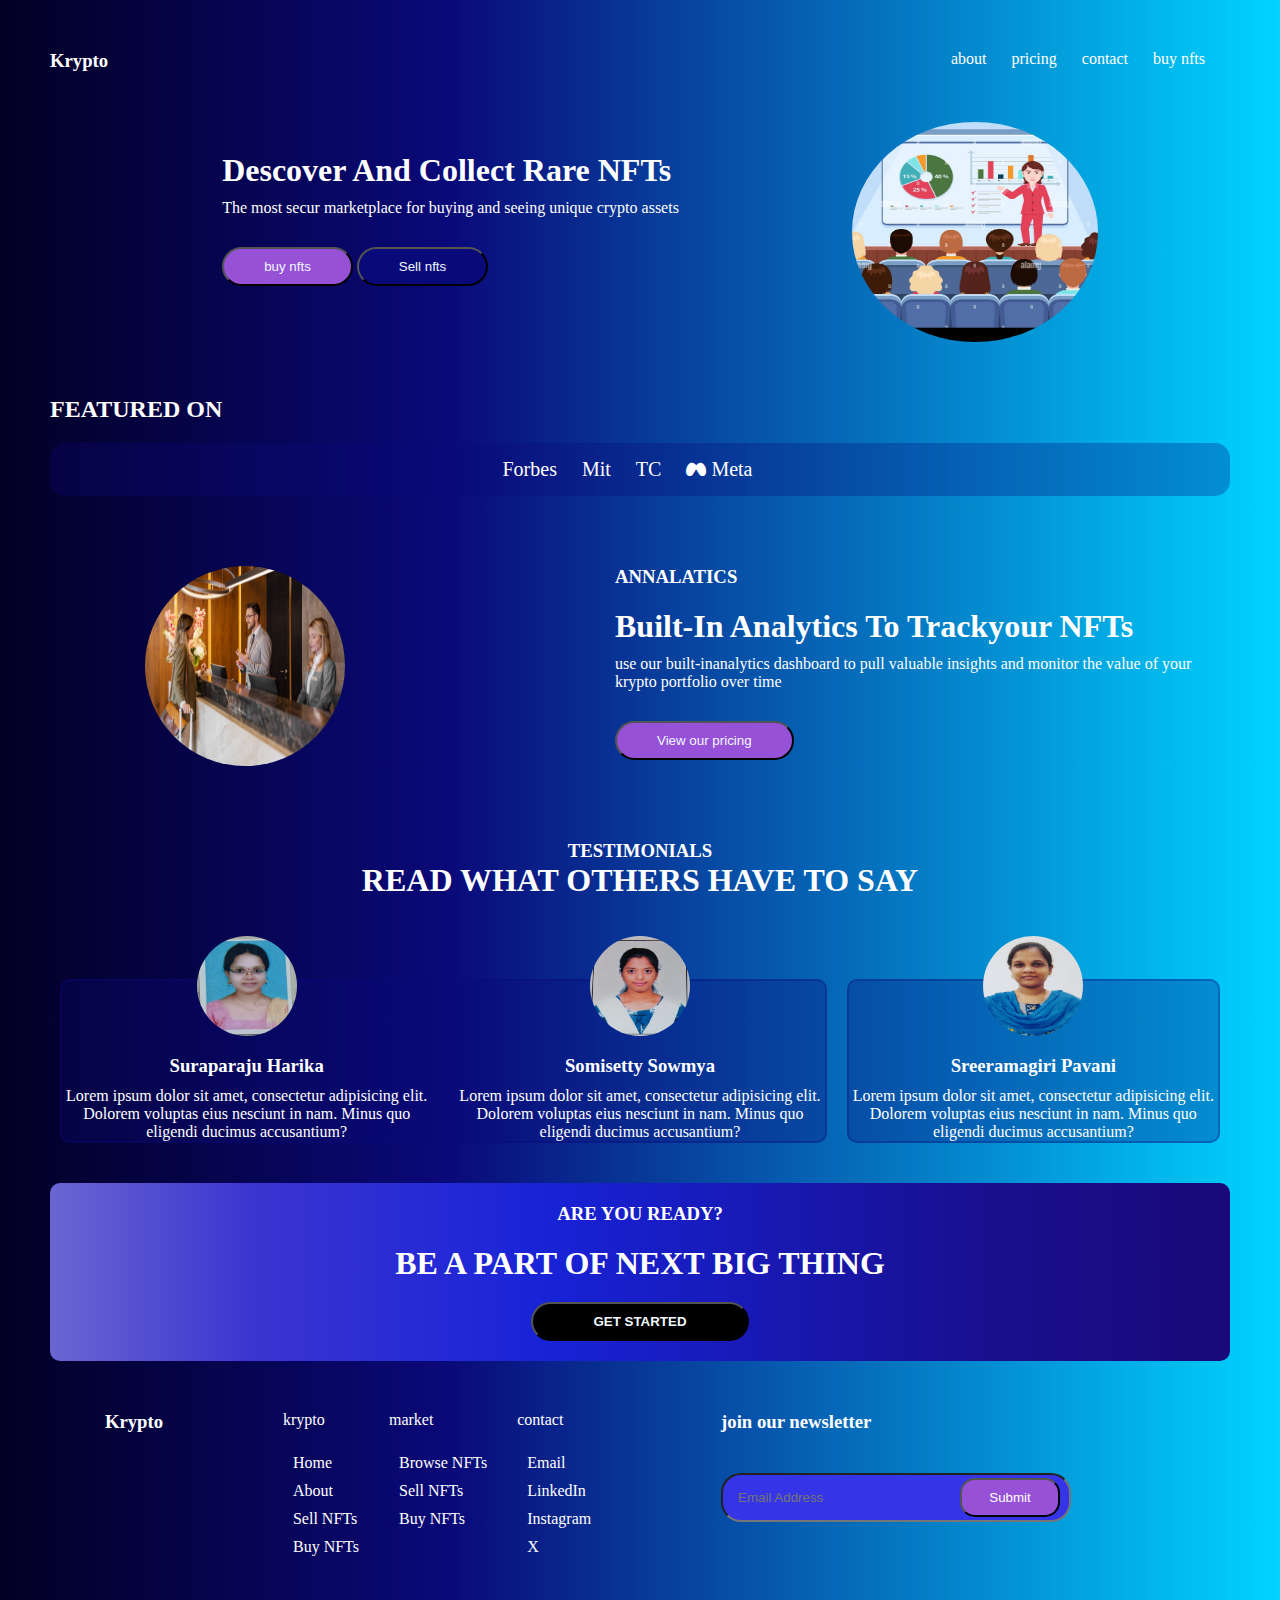
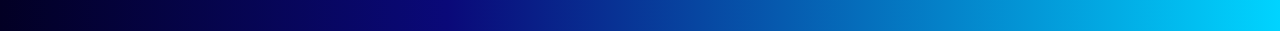
<file: krypto project/index.html>
<!DOCTYPE html>
<html lang="en">
<head>
    <meta charset="UTF-8">
    <meta name="viewport" content="width=device-width, initial-scale=1.0">
    <title>Krypto project</title>
    <!-- Bootstrap icon CDN -->
    <link rel="stylesheet" href="https://cdn.jsdelivr.net/npm/bootstrap-icons@1.11.3/font/bootstrap-icons.min.css">
    <!-- css link -->
    <link rel="stylesheet" href="style.css">
</head>
<body>
    <!-- nav bar section starts -->
    <div class="parent">
        <div class="child1">
            <h3>Krypto</h3>
        </div>
        <div class="child2">
            <ul>
                <li><a href="">about</a></li>
                <li><a href="">pricing</a></li>
                <li><a href="">contact</a></li>
                <li><a href="">buy nfts</a></li>
            </ul>
        </div>
    </div>
    <!-- nav bar section ends -->

    <!-- section starts -->
    <div class="card">
        <div class="card-body">
            <h1>Descover and collect rare NFTs</h1>
            <p>The most secur marketplace for buying and seeing unique crypto assets</p>
            <button class="btn">buy nfts</button>
            <button>Sell nfts</button>
        </div>
        <div class="image">
            <img src="assets/seminar.jpg" alt="">
        </div>
    </div>
    <!-- section ends -->

    <!-- feature section starts -->
    <div class="feature">
        <div class="feature-body">
            <h2>featured on</h2>
        </div>
        <div class="list-items">
            <ul>
                <li><a href="">Forbes</a></li>
                <li><a href="">Mit</a></li>
                <li><a href="">TC</a></li>
                <li><a href=""><i class="bi bi-meta"></i>&nbsp;Meta</a></li>
            </ul>
        </div>
    </div>
    <!-- feature section ends -->

    <!-- section2 starts -->
    <div class="card1">
        <div class="image">
            <img src="assets/reception.jpg" alt="" class="img1">
        </div>
        <div class="card-body1">
            <h3>Annalatics</h3>
            <h1>Built-In analytics to trackyour NFTs</h1>
            <p>use our built-inanalytics dashboard to pull valuable insights and monitor the value of your krypto portfolio over time</p>
            <button class="btn">View our pricing</button>
        </div>
    </div>
    <!-- section ends -->

    <!-- view section starts -->
    <div class="view-body">
        <h3>testimonials</h3>
        <h1>Read what others have to say</h1>
    </div>
    <div class="view-card-section">
        <div class="view-card view-card1">
            <img src="assets/Harika passport pic.jpg" alt="" class="view-img">
            <h3>suraparaju harika</h3>
            <p>Lorem ipsum dolor sit amet, consectetur adipisicing elit. Dolorem voluptas eius nesciunt in nam. Minus quo eligendi ducimus accusantium?</p>
        </div>
        <div class="view-card view-card2">
            <img src="assets/sowmya passport pic.jpg" alt="" class="view-img">
            <h3>somisetty sowmya</h3>
            <p>Lorem ipsum dolor sit amet, consectetur adipisicing elit. Dolorem voluptas eius nesciunt in nam. Minus quo eligendi ducimus accusantium?</p>
        </div>
        <div class="view-card view-card3">
            <img src="assets/Pavani passport pic.jpg" alt="" class="view-img">
            <h3>sreeramagiri pavani</h3>
            <p>Lorem ipsum dolor sit amet, consectetur adipisicing elit. Dolorem voluptas eius nesciunt in nam. Minus quo eligendi ducimus accusantium?</p>
        </div>
    </div>
    <!-- view section ends -->

    <!-- section 3 starts -->
    <div class="sec3">
        <h3>are you ready?</h3>
        <h1>be a part of next big thing</h1>
        <button>get started</button>
    </div>
    <!-- section 3 ends -->
    
    <!-- footer section starts -->
    <div class="navsection">
        <div class="nav1">
            <h3>Krypto</h3>
        </div>
        <div class="nav2">
            <ul>
                <li><a href="">krypto</a>
                    <ul class="nestedlist">
                        <li>Home</li>
                        <li>About</li>
                        <li>Sell NFTs</li>
                        <li>Buy NFTs</li>
                    </ul>
                </li>
                <li><a href="">market</a>
                    <ul class="nestedlist">
                        <li>Browse NFTs</li>
                        <li>Sell NFTs</li>
                        <li>Buy NFTs</li>
                    </ul>
                </li>
                <li><a href="">contact</a>
                    <ul class="nestedlist">
                        <li>Email</li>
                        <li>LinkedIn</li>
                        <li>Instagram</li>
                        <li>X</li>
                    </ul>
                </li>
            </ul>
        </div>
        <div class="nav3">
            <h3>join our newsletter</h3>
            <form action="">
                <input type="email" placeholder="Email Address"> 
                <input type="submit" placeholder="submit" class="submit">
            </form>
        </div>
    </div>
    <!-- footer section ends -->
</body>
</html>
</file>
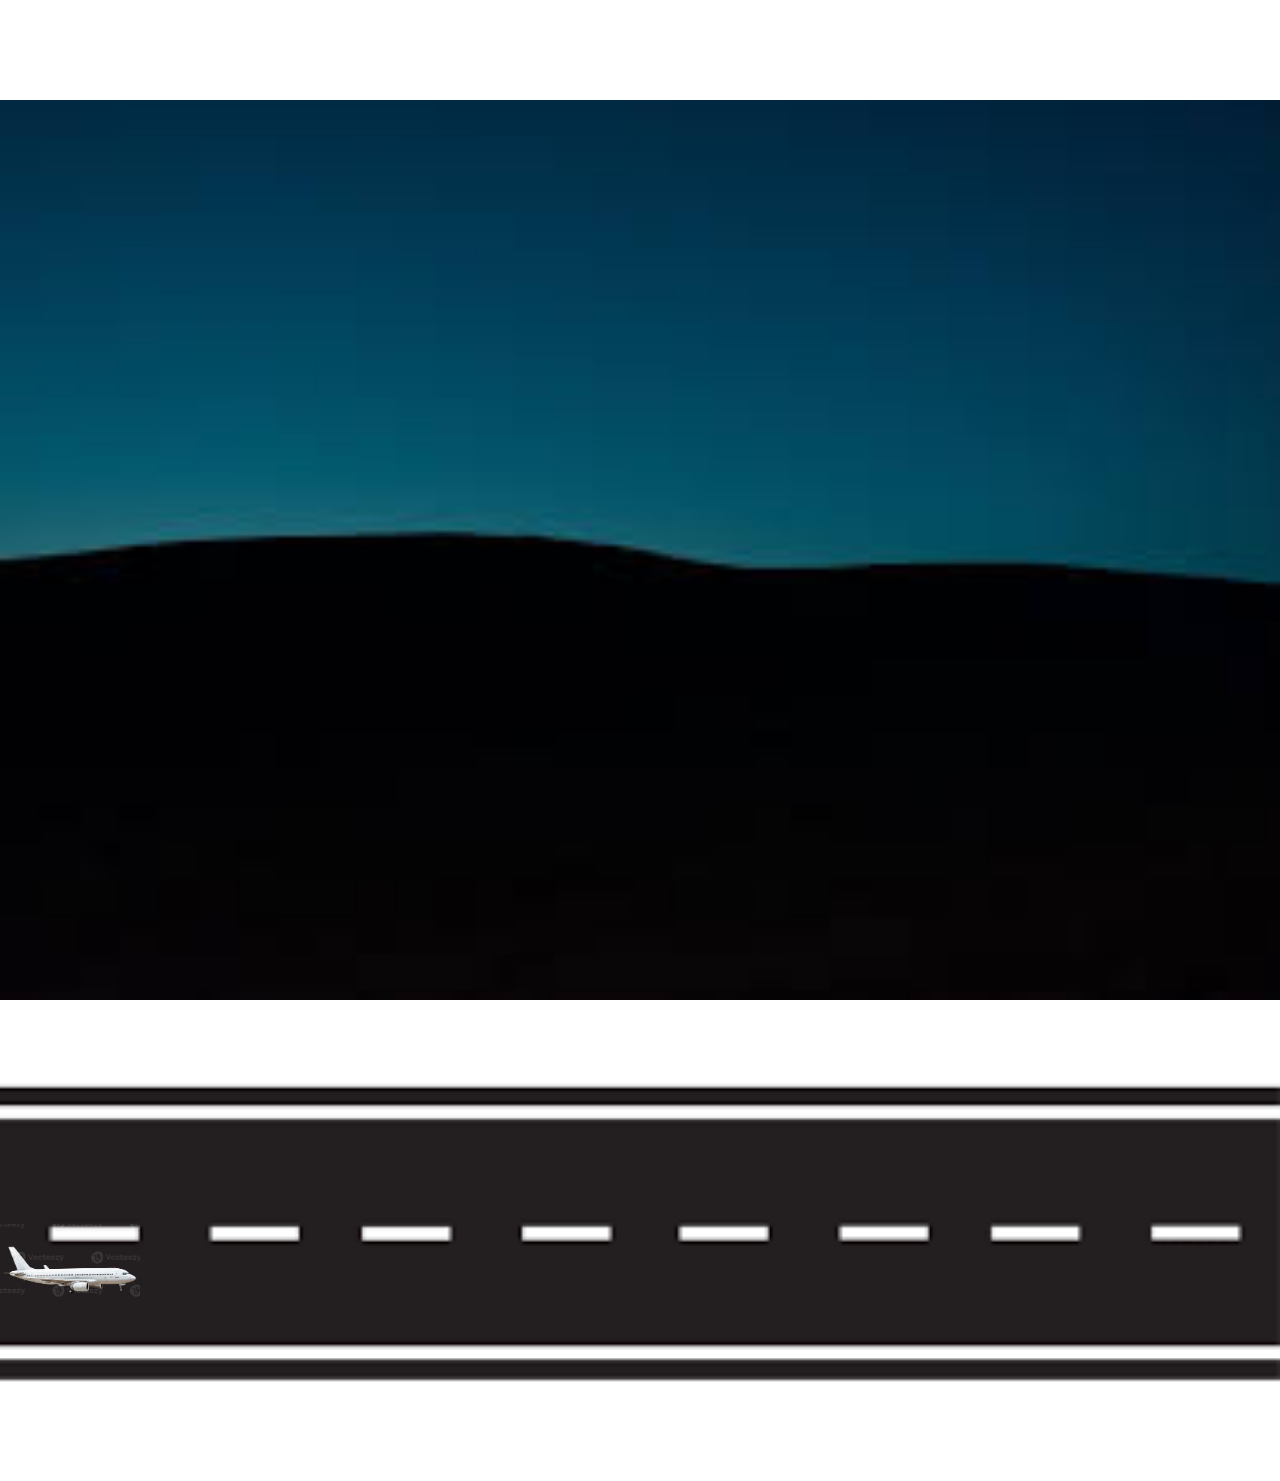
<file: animationexample.html>
<!DOCTYPE html>
<html lang="en">
<head>
    <meta charset="UTF-8">
    <meta name="viewport" content="width=device-width, initial-scale=1.0">
    <title>AnimationExample</title>
    <link rel="stylesheet" href="animationexample.css">
</head>
<body>
    <div>
        <img src="Assets/background.jpeg" alt="" id="background">
    </div>
    <div>
        <img src="./Assets/road.png" alt="" id="road">
    </div>
    <div>
        <img src="./Assets/aeroplane.jpeg" alt="" id="aeroplane">
    </div>
</body>
</html>
</file>
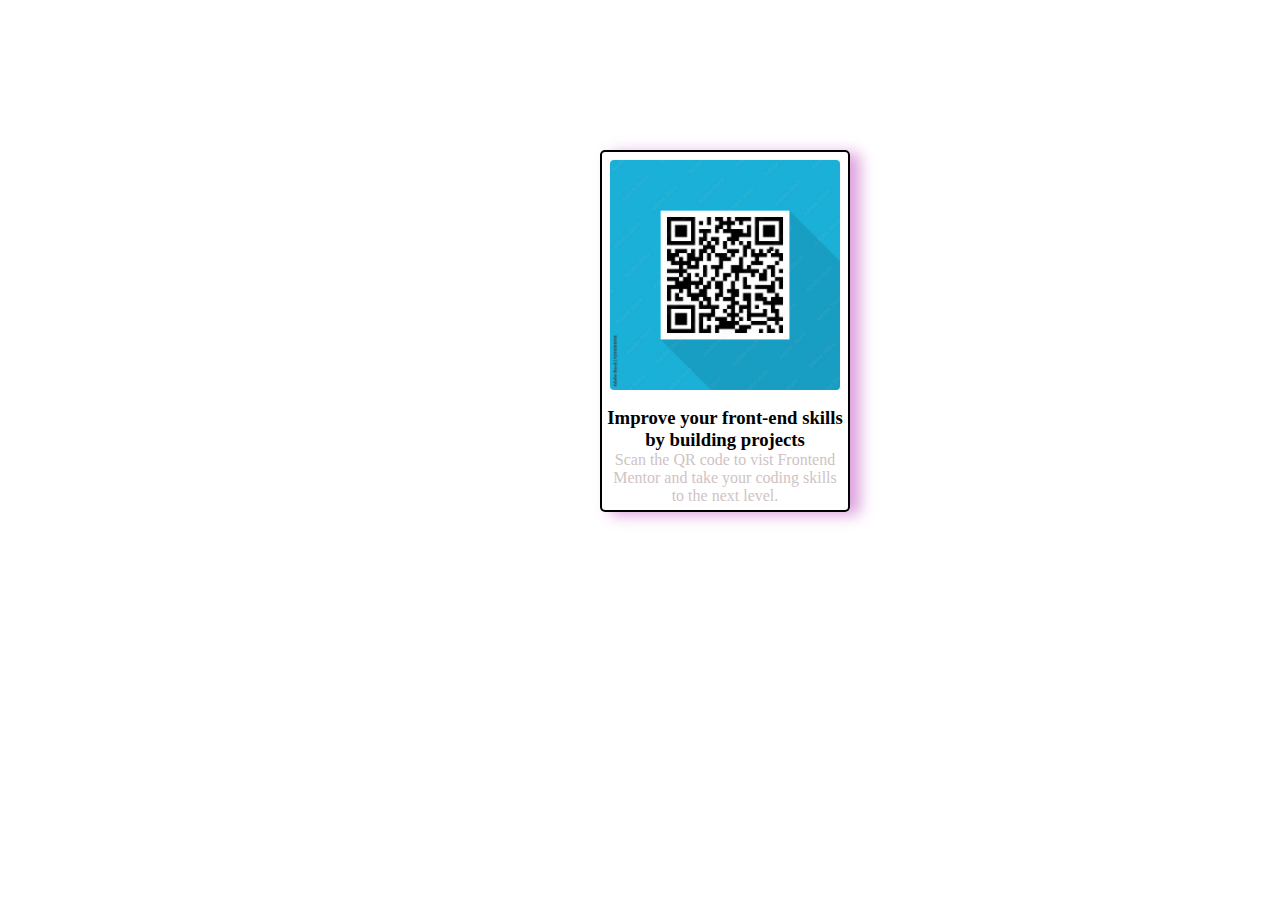
<file: boxmodel_assignment.html>
<!DOCTYPE html>
<html lang="en">
<head>
    <meta charset="UTF-8">
    <meta name="viewport" content="width=device-width, initial-scale=1.0">
    <title>Box model assignment</title>
    <link rel="stylesheet" href="boxmodel_assignment.css">
</head>
<body>
    <div class="card">
        <img src="Assets/qrcode.jpg" alt="">
        <div class="card_body">
            <h3 class="card_title">Improve your front-end skills by building projects</h3>
            <p class="card_text">Scan the QR code to vist Frontend Mentor and take your coding skills to the next level.</p>
        </div>
    </div>
</body>
</html>
</file>
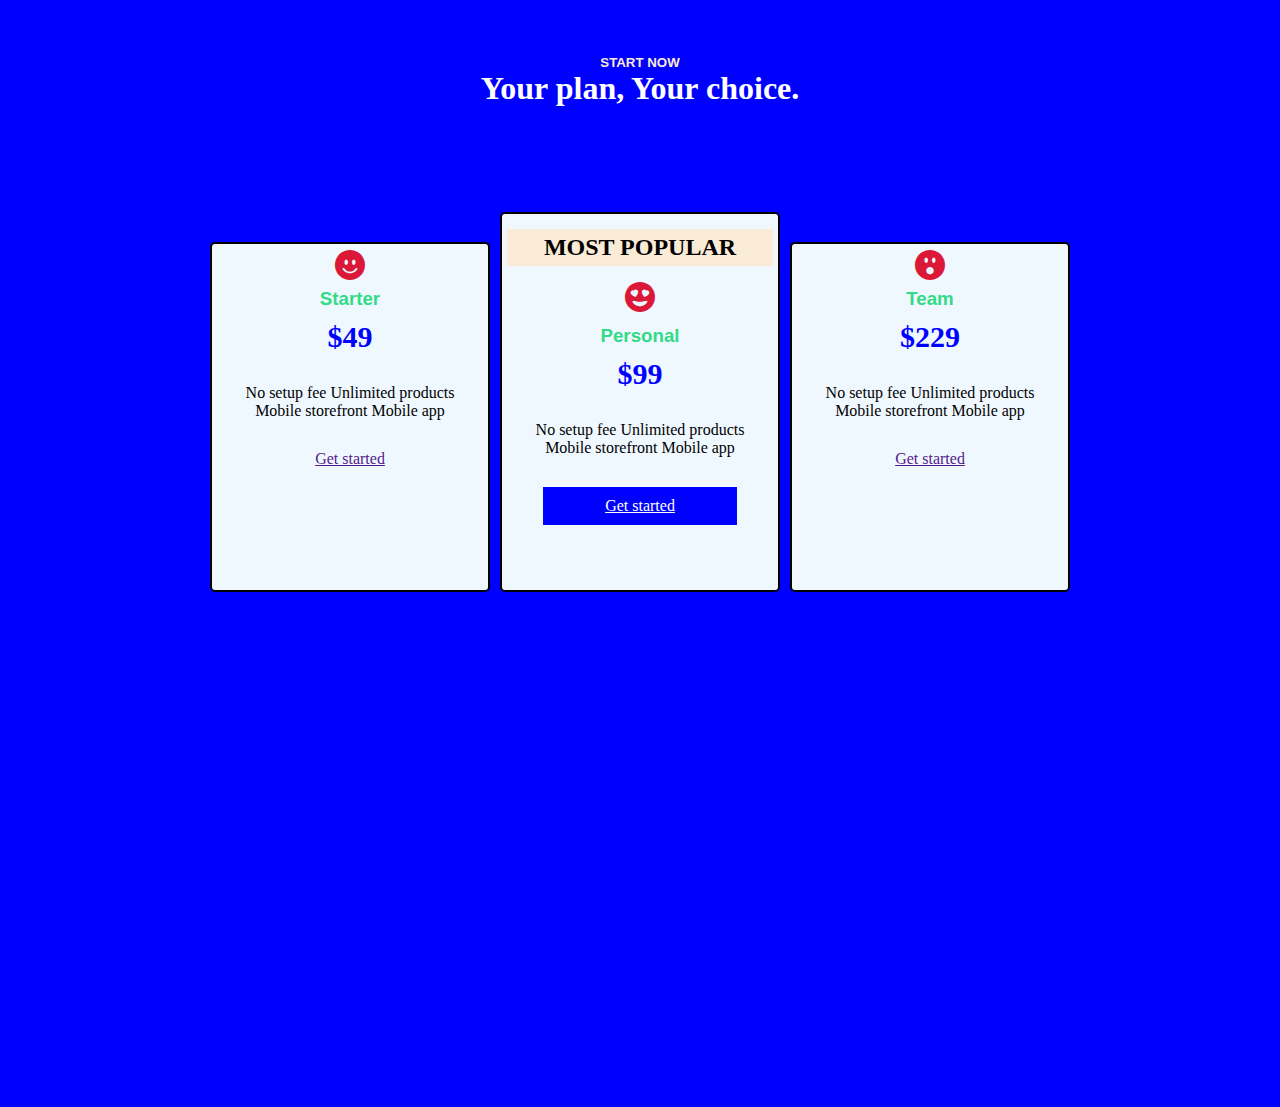
<file: flex_assignment.html>
<!DOCTYPE html>
<html lang="en">
<head>
    <meta charset="UTF-8">
    <meta name="viewport" content="width=device-width, initial-scale=1.0">
    <title>flex</title>
    <link rel="stylesheet" href="https://cdn.jsdelivr.net/npm/bootstrap-icons@1.11.3/font/bootstrap-icons.min.css">
    <link rel="stylesheet" href="flex_assignment.css">
</head>
<body>
    <div class="main">
        <h5 class="main_header">START NOW</h5>
        <h1 class="main_text">Your plan, Your choice.</h1>
    </div>
    <div class="parent">
        <!-- card 1 -->
        <div class="child child1">
            <i class="bi bi-emoji-smile-fill"></i>
            <h3 class="card_title">Starter</h3>
            <h5>$49</h5>
            <p class="card_text">No setup fee Unlimited products Mobile storefront Mobile app</p>
            <a href=""> Get started</a>
        </div>
        <!-- card 2 -->
        <div class="child child2">
            <h2>MOST POPULAR</h2>
            <i class="bi bi-emoji-heart-eyes-fill"></i>
            <h3 class="card_title">Personal</h3>
            <h5>$99</h5>
            <p class="card_text">No setup fee Unlimited products Mobile storefront Mobile app</p>
            <a href=""> Get started</a>
        </div>
        <!-- card 3 -->
        <div class="child child3">
            <i class="bi bi-emoji-surprise-fill"></i>
            <h3 class="card_title">Team</h3>
            <h5>$229</h5>
            <p class="card_text">No setup fee Unlimited products Mobile storefront Mobile app</p>
            <a href=""> Get started</a>
        </div>
    </div>
</body>
</html>
</file>
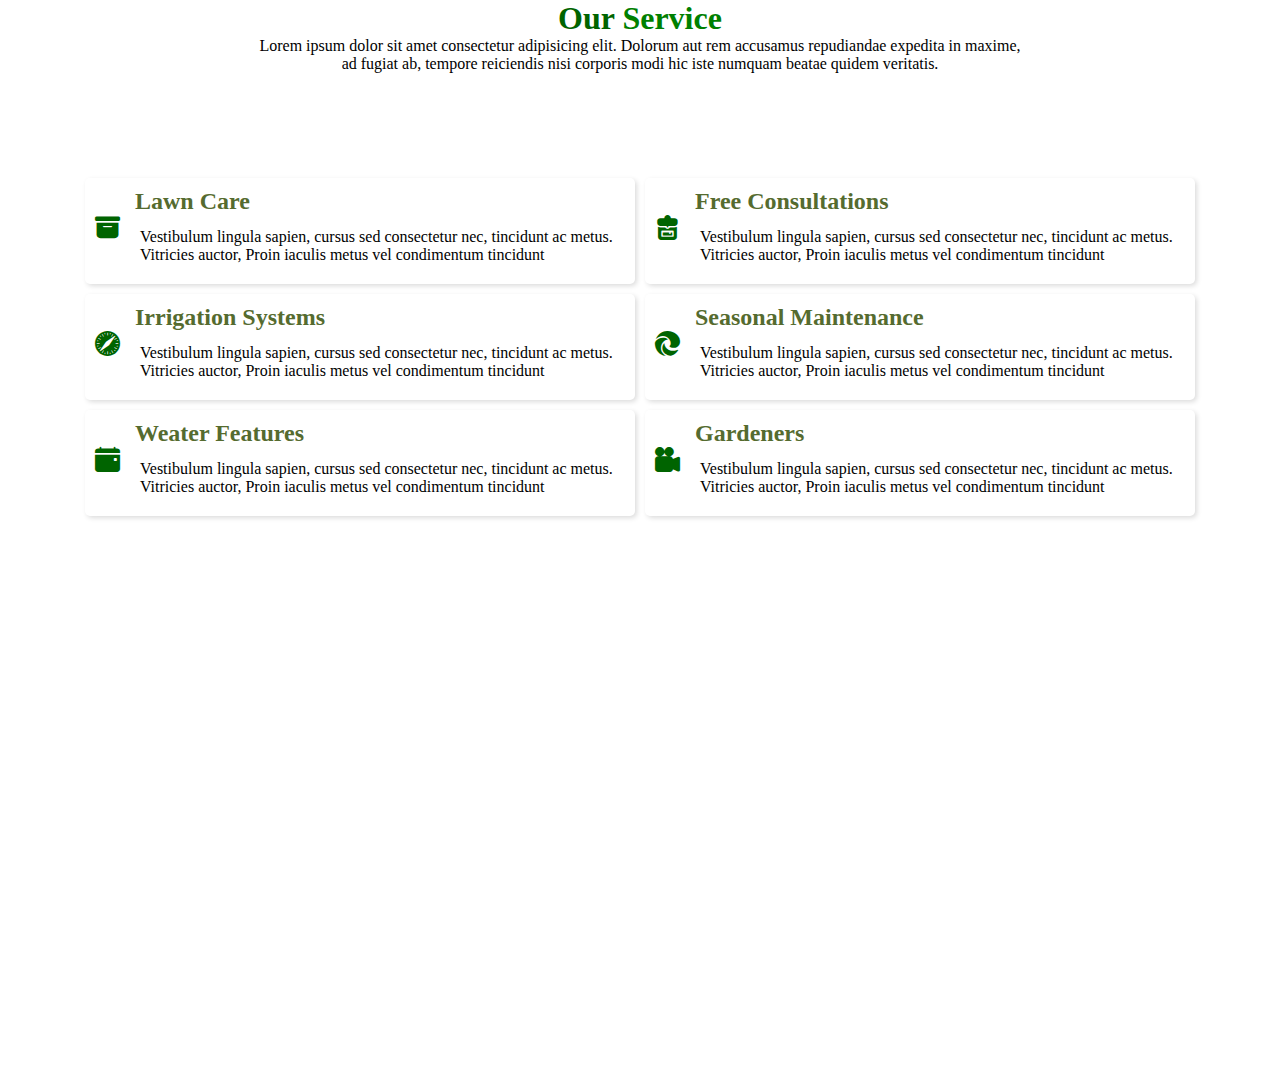
<file: flex_assignment2.html>
<!DOCTYPE html>
<html lang="en">
<head>
    <meta charset="UTF-8">
    <meta name="viewport" content="width=device-width, initial-scale=1.0">
    <title>Flex props</title>
    <link rel="stylesheet" href="https://cdn.jsdelivr.net/npm/bootstrap-icons@1.11.3/font/bootstrap-icons.min.css">
    <link rel="stylesheet" href="flex_assignment2.css">
</head>
<body>
    <div class="header">
        <h1>Our <span>Service</span></h1>
        <p>Lorem ipsum dolor sit amet consectetur adipisicing elit. Dolorum aut rem accusamus repudiandae expedita in maxime, <br> ad fugiat ab, tempore reiciendis nisi corporis modi hic iste numquam beatae quidem veritatis.</p>
    </div>
    <div class="parent">
        <div class="child child1">
            <div class="card card1">
                <h2>Lawn Care</h2>
                <i class="bi bi-archive-fill" ></i>
                <p>Vestibulum lingula sapien, cursus sed consectetur nec, tincidunt ac metus. Vitricies auctor, Proin iaculis metus vel condimentum tincidunt</p>
            </div>
            <div class="card card2">
                <h2>Free Consultations</h2>
                <i class="bi bi-backpack4-fill"></i>
                <p>Vestibulum lingula sapien, cursus sed consectetur nec, tincidunt ac metus. Vitricies auctor, Proin iaculis metus vel condimentum tincidunt</p>
            </div>
        </div>
        <div class="child child2">
            <div class="card card1">
                <h2>Irrigation Systems</h2>
                <i class="bi bi-browser-safari"></i>
                <p>Vestibulum lingula sapien, cursus sed consectetur nec, tincidunt ac metus. Vitricies auctor, Proin iaculis metus vel condimentum tincidunt</p>
            </div>
            <div class="card card2">
                <h2>Seasonal Maintenance</h2>
                <i class="bi bi-browser-edge"></i>
                <p>Vestibulum lingula sapien, cursus sed consectetur nec, tincidunt ac metus. Vitricies auctor, Proin iaculis metus vel condimentum tincidunt</p>
            </div>
        </div>
        <div class="child child3">
            <div class="card card1">
                <h2>Weater Features</h2>
                <i class="bi bi-calendar-event-fill"></i>
                <p>Vestibulum lingula sapien, cursus sed consectetur nec, tincidunt ac metus. Vitricies auctor, Proin iaculis metus vel condimentum tincidunt</p>
            </div>
            <div class="card card2">
                <h2>Gardeners</h2>
                <i class="bi bi-camera-reels-fill"></i>
                <p>Vestibulum lingula sapien, cursus sed consectetur nec, tincidunt ac metus. Vitricies auctor, Proin iaculis metus vel condimentum tincidunt</p>
            </div>
        </div>
    </div>
</body>
</html>
</file>
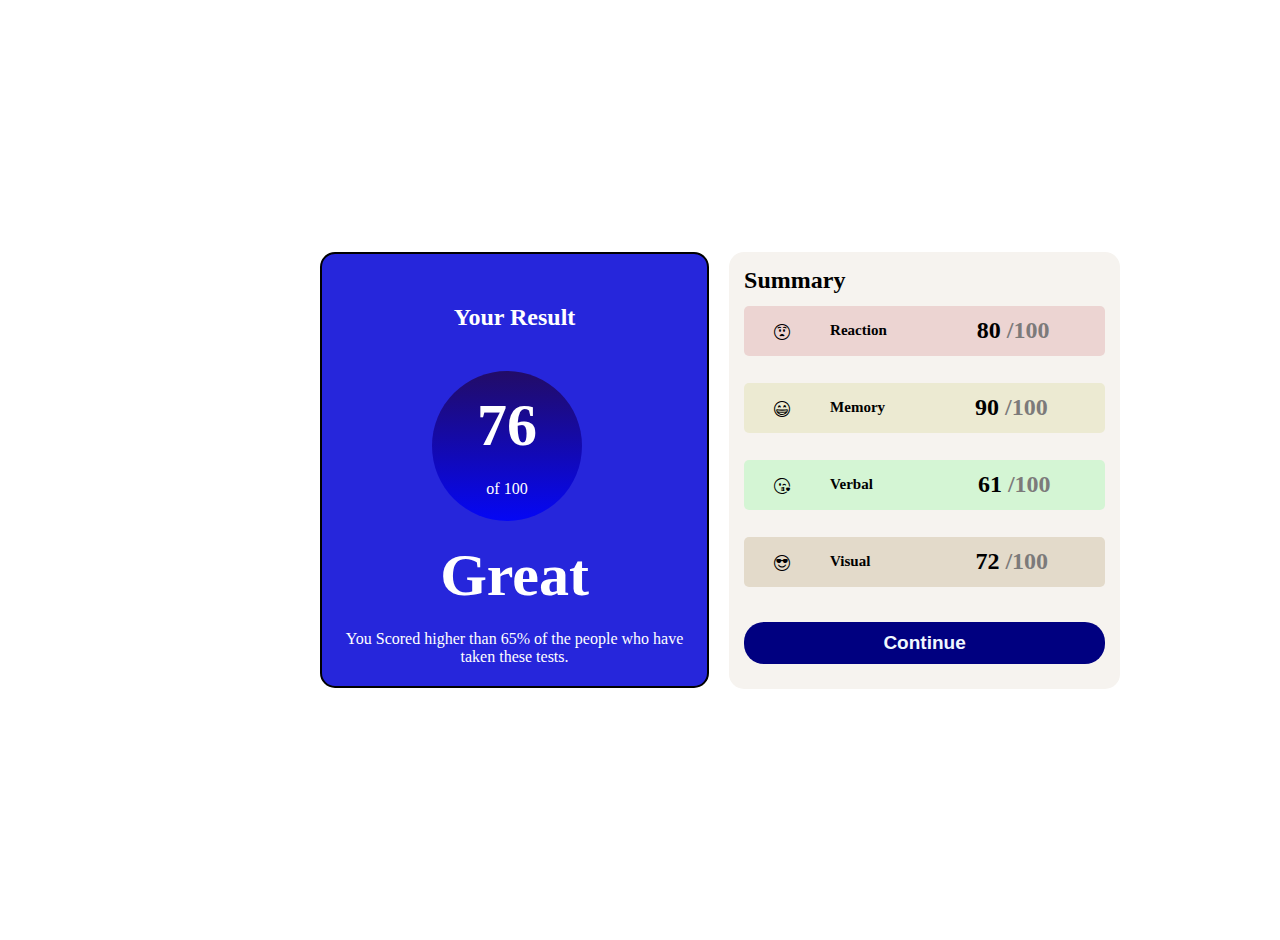
<file: flex_assignment3.html>
<!DOCTYPE html>
<html lang="en">
<head>
    <meta charset="UTF-8">
    <meta name="viewport" content="width=device-width, initial-scale=1.0">
    <title>Flex Assignment-3</title>
    <!-- Bootstrap icon cdn -->
    <link rel="stylesheet" href="https://cdn.jsdelivr.net/npm/bootstrap-icons@1.11.3/font/bootstrap-icons.min.css">
    <!-- css link -->
     <link rel="stylesheet" href="flex_assignment3.css">
</head>
<body>
    <div class="parent">
        <div class="class1">
            <h2>Your Result</h2>
            <div class="child">
                <h1 class="title">76</h1>
                <p class="text">of 100</p>
            </div>
            <h1 class="title">Great</h1>
            <p class="text">You Scored higher than 65% of the people who have taken these tests.</p>
        </div>
        <div class="class2">
            <h2>Summary</h2>
            <div class="card card1">
                <i class="bi bi-emoji-astonished"></i>
                <h5>Reaction</h5>
                <h2>80 <span>/100</span></h2>
            </div>
            <div class="card card2">
                <i class="bi bi-emoji-grin"></i>
                <h5>Memory</h5>
                <h2>90 <span>/100</span></h2>
            </div>
            <div class="card card3">
                <i class="bi bi-emoji-kiss"></i>
                <h5>Verbal &nbsp;&nbsp;&nbsp;</h5>
                <h2>61 <span>/100</span></h2>
            </div>
            <div class="card card4">
                <i class="bi bi-emoji-sunglasses"></i>
                <h5>Visual &nbsp;&nbsp;&nbsp;</h5>
                <h2>72 <span>/100</span></h2>
            </div>
            <button>Continue</button>
        </div>
    </div>
</body>
</html>
</file>
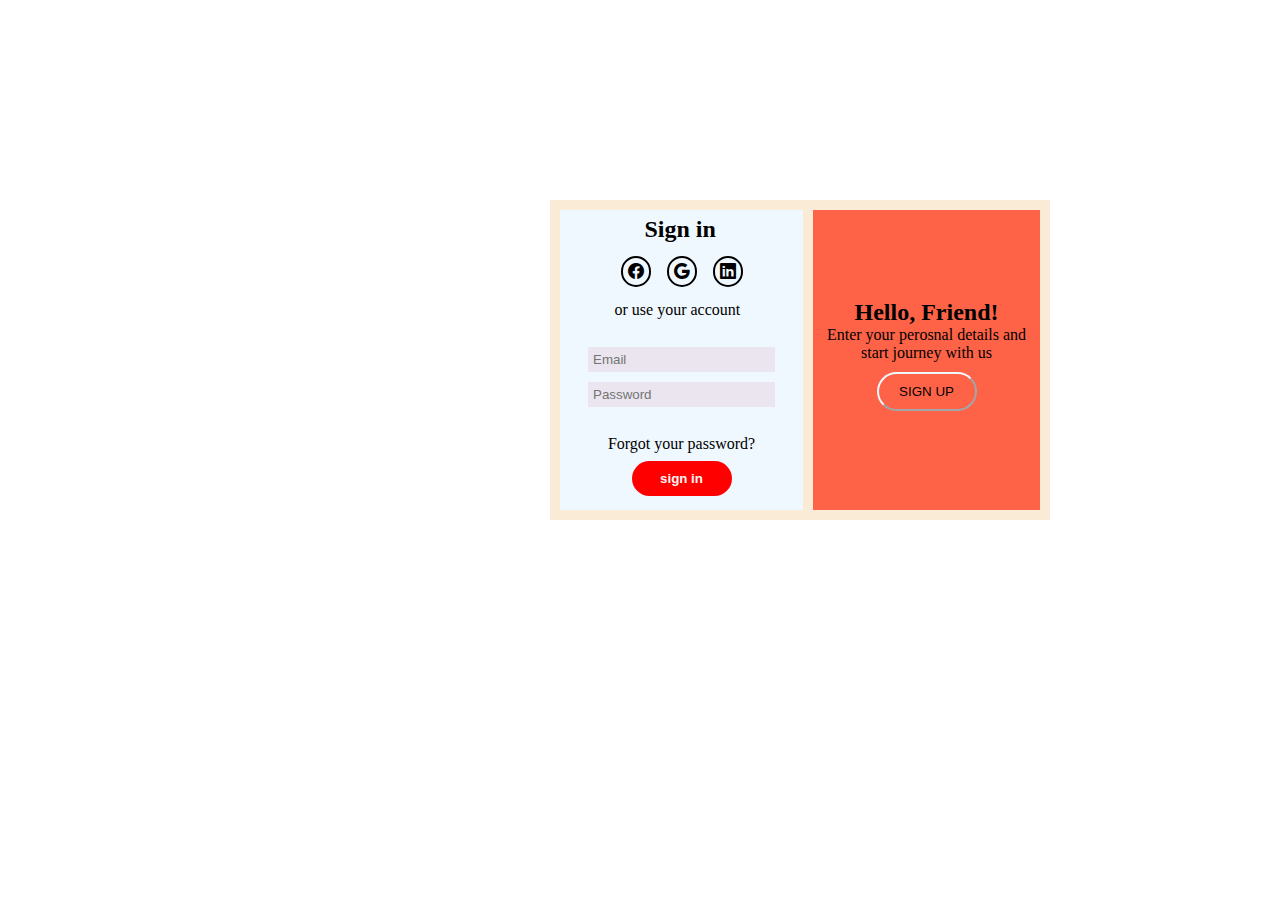
<file: flex_assignment4.html>
<!DOCTYPE html>
<html lang="en">
<head>
    <meta charset="UTF-8">
    <meta name="viewport" content="width=device-width, initial-scale=1.0">
    <title>flex Assignment4</title>
    <!-- Bootstrap link -->
    <link rel="stylesheet" href="https://cdn.jsdelivr.net/npm/bootstrap-icons@1.11.3/font/bootstrap-icons.min.css">
    <!-- css link -->
     <link rel="stylesheet" href="flex_assignment4.css">
</head>
<body>
    <div class="parent">
        <div class="class1">
            <div class="child1">
                <h2 class="header">Sign in</h2>
                <i class="bi bi-facebook"></i>
                <i class="bi bi-google"></i>
                <i class="bi bi-linkedin"></i>
                <p class="text">or use your account</p>
            </div>
            <div class="child2">
                <form action="">
                    <input type="email" placeholder="Email">
                    <input type="password" placeholder="Password">
                </form>
            </div>
            <div class="child3">
                <p>Forgot your password?</p>
                <button>sign in</button>
            </div>
        </div>
        <div class="class2">
            <h2>Hello, Friend!</h2>
            <p>Enter your perosnal details and start journey with us</p>
            <button>SIGN UP</button>
        </div>
    </div>
</body>
</html>
</file>
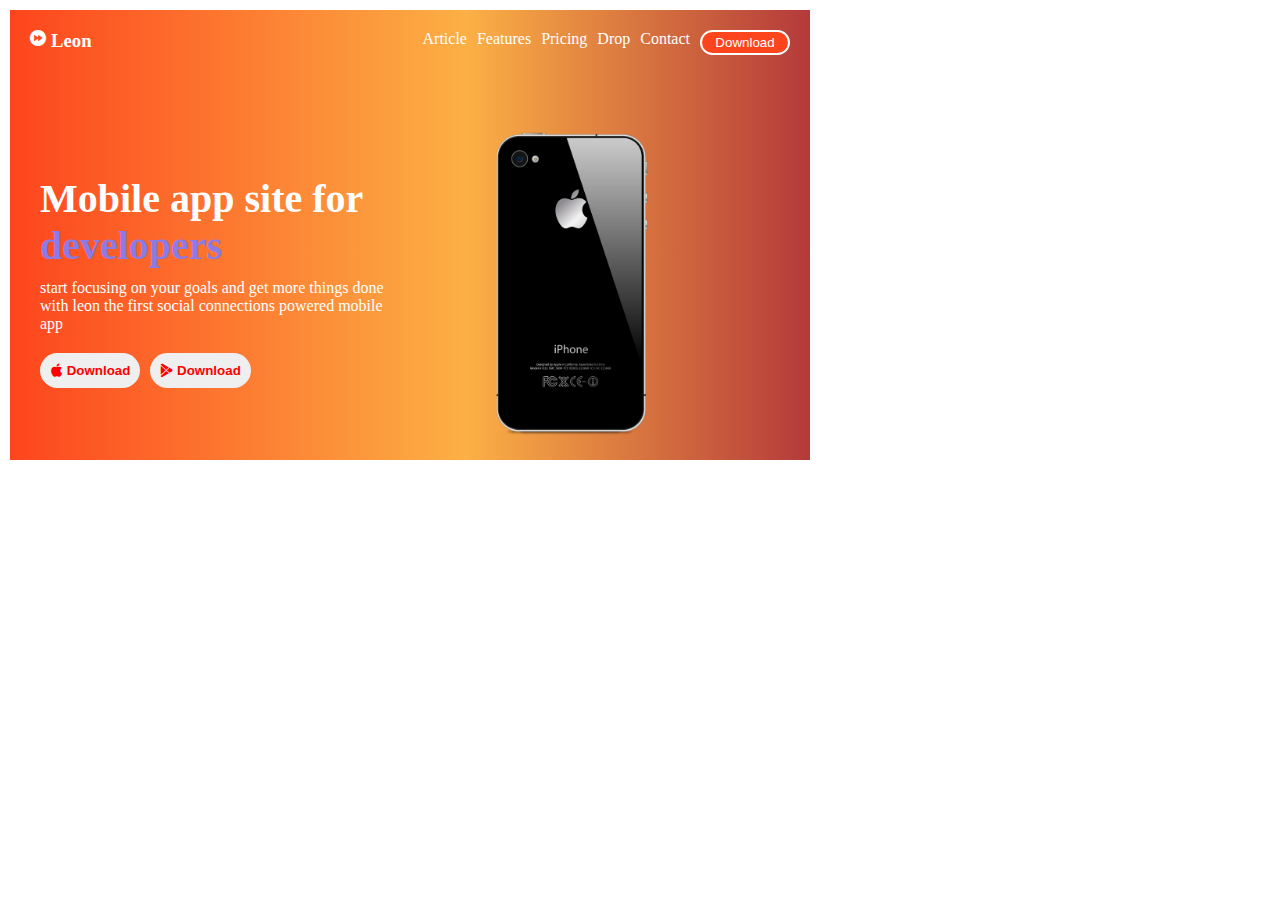
<file: flex_assignment5.html>
<!DOCTYPE html>
<html lang="en">
<head>
    <meta charset="UTF-8">
    <meta name="viewport" content="width=device-width, initial-scale=1.0">
    <title>Flex Assignment5</title>
    <!-- Bootstrap icon cdn-->
    <link rel="stylesheet" href="https://cdn.jsdelivr.net/npm/bootstrap-icons@1.11.3/font/bootstrap-icons.min.css">
    <!-- css link -->
     <link rel="stylesheet" href="flex_assignment5.css">
</head>
<body>
    <div class="parent">
        <div class="class1">
            <div class="child child1">
                <i class="bi bi-fast-forward-circle-fill"></i>
                <h3>Leon</h3>
            </div>
            <div class="child child2">
                <ul>
                <li><a href="">Article</a></li>
                <li><a href="">Features</a></li>
                <li><a href="">Pricing</a></li>
                <li><a href="">Drop</a></li>
                <li><a href="">Contact</a></li>
                </ul>
                <button>Download</button>
            </div>
        </div>
        <div class="class2">
            <div class="card card1">
                <h1>Mobile app site for <span>developers</span></h1>
                <p>start focusing on your goals and get more things done with leon the first social connections powered mobile app</p>
                <button>
                    <i class="bi bi-apple"></i>
                    Download
                </button>
                <button>
                    <i class="bi bi-google-play"></i>
                    Download
                </button>
            </div>
            <div class="card card2">
                <img src="Assets/apple.png" alt="">
            </div>
        </div>
    </div>
</body>
</html>
</file>
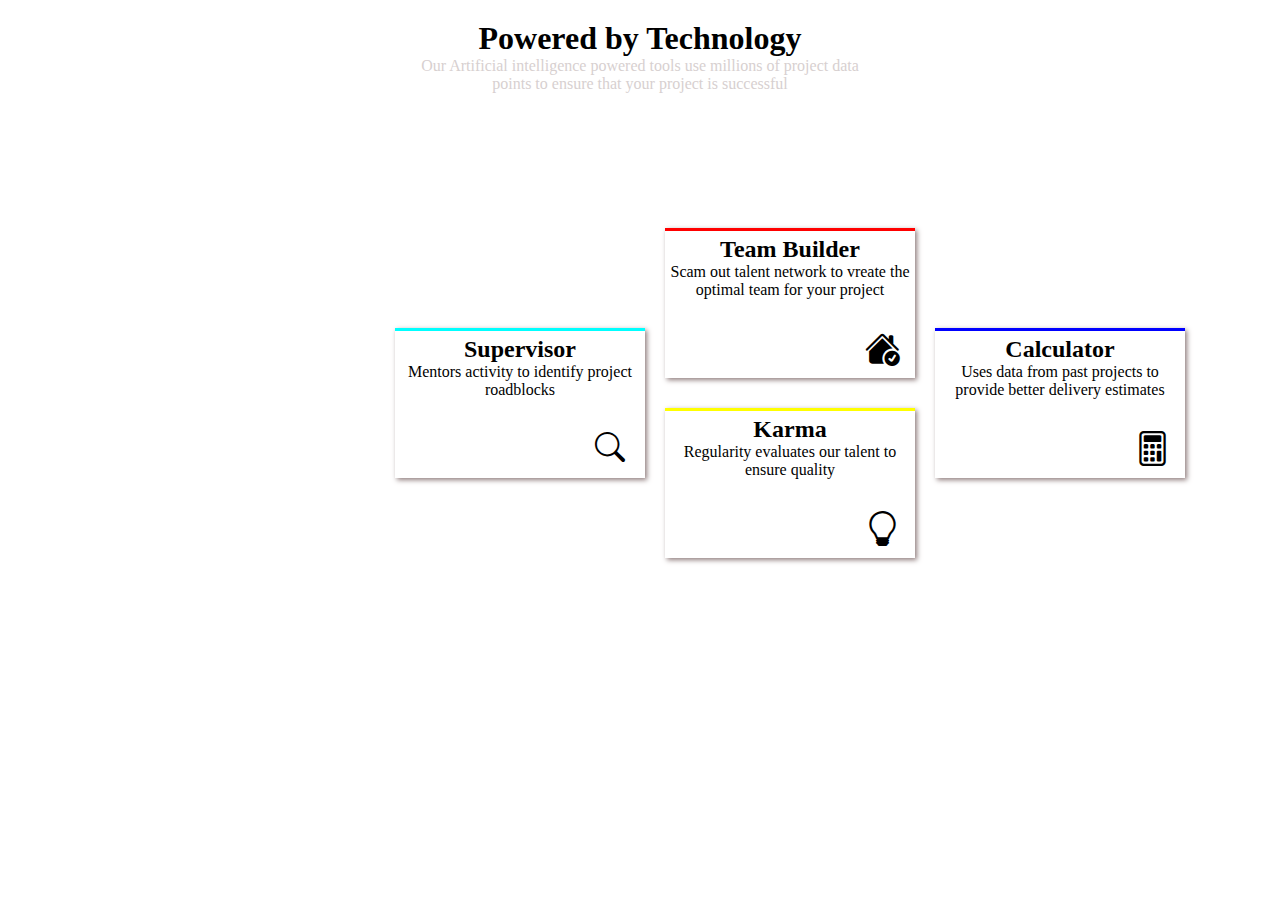
<file: position_assignment.html>
<!DOCTYPE html>
<html lang="en">
<head>
    <meta charset="UTF-8">
    <meta name="viewport" content="width=device-width, initial-scale=1.0">
    <title>Position properties</title>
    <link rel="stylesheet" href="https://cdn.jsdelivr.net/npm/bootstrap-icons@1.11.3/font/bootstrap-icons.min.css">
    <link rel="stylesheet" href="position_assignment.css">
</head>
<body>
    <div class="main">
    <h1>Powered by Technology</h1>
    <p style="color: rgb(215, 208, 208);">Our Artificial intelligence powered tools use millions of project data <br> points to ensure that your project is successful </p>
    </div>
    <div class="parent">
        <div class="child1">
            <h2>Supervisor</h2>
            <p>Mentors activity to identify project roadblocks</p>
            <i class="bi bi-search"></i>
        </div>
        <div class="child2">
            <h2>Team Builder</h2>
            <p>Scam out talent network to vreate the optimal team for your project</p>
            <i class="bi bi-house-check-fill"></i>
        </div>
        <div class="child3">
            <h2>Karma</h2>
            <p>Regularity evaluates our talent to ensure quality</p>
            <i class="bi bi-lightbulb"></i>
        </div>
        <div class="child4">
            <h2>Calculator</h2>
            <p>Uses data from past projects to provide better delivery estimates</p>
            <i class="bi bi-calculator"></i>
        </div>
    </div>
</body>
</html>
</file>
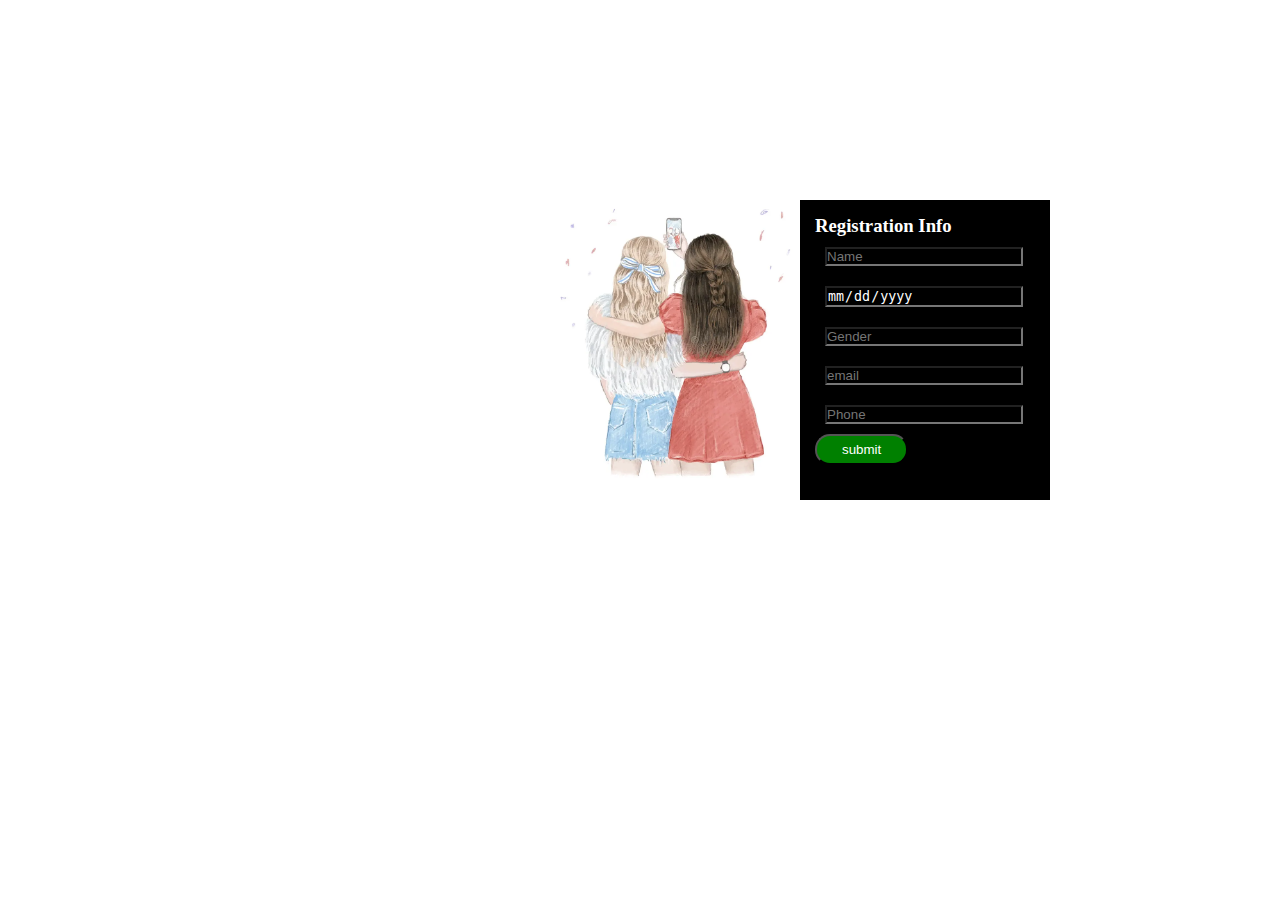
<file: registrationform.html>
<!DOCTYPE html>
<html lang="en">
<head>
    <meta charset="UTF-8">
    <meta name="viewport" content="width=device-width, initial-scale=1.0">
    <title>Registration form</title>
    <link rel="stylesheet" href="registrationform.css">
</head>
<body>
    <div class="parent">
        <div class="child1">
            <img src="Assets/besties.webp" alt="">
        </div>
        <div class="child2">
            <h3>Registration Info</h3>
            <form action="">
                <input type="text" placeholder="Name">
                <input type="date" placeholder="Birthdate">
                <input list="gender" placeholder="Gender">
                    <datalist id="gender">
                        <option value="Male">Male</option>
                        <option value="Female">Female</option>
                    </datalist>
                <input type="email" placeholder="email">
                <input type="tel" placeholder="Phone">
            </form>
            <button>submit</button>
        </div>
    </div>
</body>
</html>
</file>
<file: krypto project/style.css>
*{
    padding: 0;
    margin: 0;
    box-sizing: border-box;
}
body{
    margin: 50px;
    color: white;
    background: rgb(2,0,36);
    background: linear-gradient(90deg, rgba(2,0,36,1) 0%, rgba(10,9,121,1) 35%, rgba(0,212,255,1) 100%);
}
.parent{
    display: flex;
    justify-content: space-between;
}
ul{
    display: flex;
    flex-direction: row;
    list-style-type: none;
}
a{
    text-decoration: none;
    margin-right: 25px;
    color: white;
}
/* section styles */
.card{
    display: flex;
    justify-content: center;
    margin: 50px 0;
}
.card-body{
    margin-top: 30px;
    width: 50%;
}
.card-body>h1{
    text-transform: capitalize;
}
.card-body>p{
    margin: 10px 0;
}
img{
    margin-left: 40px;
    width: 100%;
    height: 220px;
    border-radius: 50%;
}
button{
    padding: 10px 40px;
    margin-top: 20px;
    color: aliceblue;
    border-radius: 20px;
    background-color:  rgba(10,9,121,1)
}
.btn{
    background-color: rgb(150, 81, 215);
}
/* feature styles */
.feature-body{
    text-transform: uppercase;
}
.list-items{
    display: flex;
    justify-content: space-evenly;
    font-size: 20px;
    margin-top: 20px;
    border-radius: 15px;
    background-color: rgba(10,9,121,0.3);
    padding: 15px;
}
/* section2 styles */
.card1{
    display: flex;
    justify-content: center;
}
.card-body1{
    margin: 50px 0 0 200px;
    width: 50%;
}
.card-body1>h1{
    text-transform: capitalize;
}
.card-body1>h3{
    text-transform: uppercase;
    margin: 20px 0;
}
.card-body1>p{
    margin: 10px 0;
}
.img1{
    margin: 70px;
    width: 200px;
    height: 200px;
    border-radius: 50%;
}
.btn1{
    background-color: rgb(150, 81, 215);
}
/* view setion styles */
.view-body{
    text-align: center;
    text-transform: uppercase;
}
.view-card-section{
    display: flex;
}
.view-card{
    text-align: center;
    background-color: rgba(10,9,121,0.3);
    border-radius: 10px;
    margin: 80px 10px 40px;
    padding: -20px;
    border: 2px solid  rgba(10,9,121,0.3);
}
.view-card>h3{
    text-transform: capitalize;
    margin: 20px 0 10px;
}
.view-img{
    margin: -25px;
    width: 100px;
    height: 100px;
    position: relative;
    top: -20px;
}
/* section3 styles */
.sec3{
    text-transform: uppercase;
    text-align: center;
    background: rgb(107,102,210);
background: linear-gradient(90deg, rgba(107,102,210,1) 0%, rgba(59,53,208,1) 17%, rgba(24,35,215,1) 42%, rgba(25,15,142,1) 80%, rgba(25,9,121,1) 100%);
    border-radius: 10px;
    padding: 20px;
}
.sec3>h3{
    margin-bottom: 20px;
}
.sec3>button{
    background-color: black;
    padding: 10px 60px;
    text-transform: uppercase;
    font-weight: bold;
}

/* footer styles */
.navsection{
    display: flex;
    justify-content: space-around;
    margin: 50px 0;
}
.nestedlist{
    display: flex;
    flex-direction: column;
    margin: 20px 0;
}
.nav2 li{
    margin: 0 10px 0; 
}
.nestedlist>li{
    padding: 5px 0;
}
input{
    padding: 15px;
    margin: 40px 0 0 0;
    border-radius: 20px;
    background-color: rgb(53, 53, 231);
    color: white;
    width: 350px;
}
.submit{
    position: relative;
    left: -115px;
    padding: 10px;
    border-radius: 15px;
    width: 100px;
    background-color: rgb(150, 81, 215);
}
</file>
<file: animationexample.css>
*{
    padding: 0;
    margin: 0;
    box-sizing: border-box;
}
div{
    position: relative;
    top: 100px;
}
#background{
    width: 100%;
    height: 100vh;
}
#road{
    width: 100%;
    position: absolute;
    top: 0px;
}
#aeroplane{
    position: absolute;
    width: 140px;
    top: 220px;
    /* animation: aero 3s ease-in 3s 1 linear forwards; */
    animation-name: aero;
    animation-duration: 15s;
    animation-iteration-count: 1;
    animation-delay: 0;
    /* animation-fill-mode: forwards; */
}

@keyframes aero {
    0%{
        transform: translateY(0px);
    }50%{
        transform: translateX(1500PX);
        /* rotate: -30deg; */
    }
    75%{
        transform: translateX(1500px);
        rotate: -30deg;
    }
    100%{
        transform: translateX(2000px);
        rotate: -30deg;
    }
}
</file>
<file: boxmodel_assignment.css>
*{
    padding: 0;
    margin: 0;
    box-sizing: border-box;
}
.card{
    width: 250px;
    border: 2px solid black;
    border-radius: 5px;
    box-shadow: 10px 3px 15px plum;
    margin: 150px 600px;
}
img{
    width: 100%;
    padding: 8px;
    border-radius: 12px;
}
.card_body{
    text-align: center;
    padding: 5px;
}
.card_text{
    color: rgb(207, 195, 195);
}
</file>
<file: flex_assignment.css>
*{
    padding: 0;
    margin: 0;
    box-sizing: border-box;
}
body{
    background-color: blue;
}
.main{
    text-align: center;
    margin: 55px 0px;
}
.main_header{
    color: antiquewhite;
    font-family: 'Gill Sans', 'Gill Sans MT', Calibri, 'Trebuchet MS', sans-serif;
}
.main_text{
    color: white;
}
.parent{
    display: flex;
    margin-top: 100px;
    height: 100vh;
    justify-content: center;
}
.child{
    width: 280px;
    height: 350px;
    margin: 5px;
    background-color: aliceblue;
    border-radius: 5px;
    text-align: center;
}
.card_title{
    font-family: Arial, Helvetica, sans-serif;
    margin: 10px;
    color: rgb(51, 219, 135);
}
.child>h5{
    font-size: 30px;
    color: blue;
    margin-bottom: 15px;
}
.card_text{ 
    margin: 30px;
}
.child1{
    position: relative;
    top: 30px;
    border: 2px solid black;
}
.child2{
    height:380px;
    border: 2px solid black;
}
.child2>h2{
    background-color: antiquewhite;
    margin: 15px 5px;
    padding: 5px;
}
.child2>a{
    display: inline-block;
    padding: 10px;
    color: white;
    width: 70%;
    background-color: blue;
}
.child3{
    position: relative;
    top: 30px;
    border: 2px solid black;
}
.bi-emoji-smile-fill{
    position: relative;
    top: 5px;
    color: hsl(350, 80%, 48%);
    font-size: 30px;
}
.bi-emoji-heart-eyes-fill{
    color: hsl(350, 80%, 48%);
    font-size: 30px;
}
.bi-emoji-surprise-fill{
    position: relative;
    top: 5px;
    color: hsl(350, 80%, 48%);
    font-size: 30px;
}
</file>
<file: flex_assignment2.css>
*{
    padding: 0;
    margin: 0;
    box-sizing: border-box;
}
.header{
    text-align: center;
    margin-bottom: 100px;
}
.header>h1{
    color: darkgreen;
}
span{
    color: green;
}
.parent{
    display: flex;
    flex-direction: column;
    height: 100vh;
    /* position: relative;
    top: 100px;
    left: 250px; */
}
.child{
    display: flex;
    justify-content: center;
    align-items: center;
}
.card{
    margin: 5px;
    padding: 10px;
    width: 550px;
    height: 106px;
    border-radius: 5px;
    box-shadow: 2px 2px 5px gainsboro;
}
.card>h2{
    color: darkolivegreen;
    position: relative;
    left: 40px;
}
.card>p{
    position: relative;
    top: -15px;
    left: 45px;
}
.bi{
    font-size: 25px;
    color: darkgreen;
}
</file>
<file: flex_assignment3.css>
*{
    padding: 0;
    margin: 0;
    box-sizing: border-box;
}
.parent{
    position: relative;
    left: 300px;
    display: flex;
    height: 100vh;
    align-items: center;
    width: 800px;
    margin: 20px;
}
.class1{
    padding: 20px;
    color: white;
    border: 2px solid black;
    border-radius: 15px;
    text-align: center;
    background-color: rgb(38, 38, 219);
}
.child{
    display: flex;
    flex-direction: column;
    height: 150px;
    width: 150px;
    position: relative;
    left: 90px;
    border: 2px solid none;
    border-radius: 50%;
    background: rgb(5,7,245);
    background: linear-gradient(0deg, rgba(5,7,245,1) 0%, rgb(34, 12, 103) 100%);
}
.class1 h2{
    margin: 30px 0 40px 0;
}
.title{
    margin: 20px;
    font-size: 60px;
}
.class2{
    width: 500px;
    display: flex;
    flex-direction: column;
    border: 2px solid none;
    background-color: rgb(246, 243, 239);
    margin-left: 20px;
    padding: 15px 15px 5px;
    border-radius: 15px;
}
.class2>h2{
    margin-right: 5px;
}
.card{
    margin: 12px 0px 15px;
    display: flex;
    align-items: center;
    height: 50px;
    border-radius: 5px;
}
.card>i{
    margin: 5px 40px 0 30px;
}
.card>h5{
    font-size: 15px;
    margin-right: 90px;
}
span{
    color: rgb(124, 122, 122);
}
.card1{
    background-color: rgba(211, 142, 142, 0.3);
}
.card2{
    background-color: rgba(220, 220, 162, 0.373);
}
.card3{
    background-color: rgb(212, 245, 212);
}
.card4{
    background-color: rgb(227, 218, 202);
}
button{
    margin: 20px 0px;
    border-radius: 20px;
    border: none;
    padding: 10px;
    background-color: navy;
    color: aliceblue;
    font-size: 19px;
    font-weight: bold;
}
</file>
<file: flex_assignment4.css>
*{
    padding: 0;
    margin: 0;
    box-sizing: border-box;
}
.parent{
    display: flex;
    justify-content: center;
    align-items: center;
    margin: 200px 550px;
    background-color: antiquewhite;
    width: 500px;
    height: 320px;
}
.class1{
    display: flex;
    flex-direction: column;
    justify-content: center;
    align-items: center;
    background-color: aliceblue;
    width: 490px;
    height: 300px;
    margin-left: 10px;
}
.child1>i{
    margin: 6px;
    border: 2px solid black;
    border-radius: 50px;
    padding: 5px;
}
.child1>h2{
    margin: 0 0 20px 30px;
}
.child1>p{
    margin-top: 20px;
}
.child2{
    text-align: center;
    width: 100%;
    margin: 8px;
    padding: 15px;
}
input{
    background-color: rgba(233, 228, 237, 0.966);
    border: none;
    padding: 5px;
    margin: 5px;
}
.child3{
    text-align: center;
}
.child3>button{
    padding: 10px;
    border-radius: 50px;
    width: 100px;
    margin: 8px;
    border: none;
    background-color: red;
    color: whitesmoke;
    font-weight: bold;
}
.class2{
    display: flex;
    flex-direction: column;
    justify-content: center;
    align-items: center;
    text-align: center;
    background-color: tomato;
    width: 480px;
    height: 300px;
    margin: 0 10px;
    padding: 10px;
}
.class2>button{
    border-radius: 20px;
    border-color: aliceblue;
    padding: 10px;
    width: 100px;
    background-color: tomato;
    margin: 10px 0;
}
</file>
<file: flex_assignment5.css>
*{
    padding: 0;
    margin: 0;
    box-sizing: border-box;
}
body{
    color: white;
}
.parent{
    display: flex;
    flex-direction: column;
    margin: 10px;
    width: 800px;
    height: 450px;
    background: rgb(253,69,29);
    background: linear-gradient(90deg, rgba(253,69,29,1) 0%, rgba(252,176,69,1) 57%, rgba(180,58,58,1) 100%);   
}
.class1{
    margin: 20px;
    display: flex;
    justify-content: space-between;
}
.child1{
    display: flex;
}
.child1>h3{
    margin-left: 5px;
}
ul{
    display: flex;
    list-style-type: none;
}
a{
    margin-right: 10px;
    text-decoration: none;
    color: white;
}
.child2{
    display: flex;
}
.child2>button{
    border-radius: 20px;
    width: 90px;
    padding: 3px;
    background: rgb(253,69,29);
    color: white;
    border: 2px solid white;
}
.class2{
    margin: 10px;
    display: flex;
}
.card{
    margin: 20px;
}
.card>button{
    margin: 20px 6px 0 0;
    padding: 10px;
    border-radius: 20px;
    color: red;
    font-weight: bold;
    border: none;
}
span{
    color: rgb(139, 123, 231);
}
.card1{
    margin-top: 90px;
    width: 350px;
}
.card>h1{
    font-size: 40px;
    margin-bottom: 10px;
}
img{
    width: 200px;
    height: 100%;
    margin-left: 40px;
}
</file>
<file: position_assignment.css>
*{
    padding: 0;
    margin: 0;
    box-sizing: border-box;
}
.main{
    text-align: center;
    margin: 10px;
    padding: 10px;
}
.parent{
    position: relative;
    /* height: 100vh; */
    text-align: center;
    /* align-items: center; */
}
.child1{
    position: absolute;
    top: 200px;
    left: 380px;
    width: 250px;
    height: 150px;
    padding: 5px;
    margin: 15px;
    border-top: 3px solid aqua;
    box-shadow: 2px 2px 5px rgb(143, 124, 124);
}
.child2{
    position: absolute;
    top: 100px;
    left: 650px;
    width: 250px;
    height: 150px;
    padding: 5px;
    margin: 15px;
    border-top: 3px solid red;
    box-shadow: 2px 2px 5px rgb(143, 124, 124);
}
.child3{
    position: absolute;
    top: 280px;
    left: 650px;
    width: 250px;
    height: 150px;
    padding: 5px;
    margin: 15px;
    border-top: 3px solid yellow;
    box-shadow: 2px 2px 5px rgb(143, 124, 124);
}
.child4{
    position: absolute;
    top: 200px;
    left: 920px;
    width: 250px;
    height: 150px;
    padding: 5px;
    margin: 15px;
    box-shadow: 2px 2px 5px rgb(143, 124, 124);
    border-top: 3px solid blue;
}
.bi-search{
    position: absolute;
    font-size: 30px;
    left: 200px;
    top: 100px;
}
.bi-house-check-fill{
    position: absolute;
    font-size: 35px;
    left: 200px;
    top: 100px;
}
.bi-lightbulb{
    position: absolute;
    font-size: 35px;
    left: 200px;
    top: 100px;
}
.bi-calculator{
    position: absolute;
    font-size: 35px;
    left: 200px;
    top: 100px;
}
</file>
<file: registrationform.css>
*{
    padding: 0;
    margin: 0;
    box-sizing: border-box;
}
.parent{
    display: flex;
    width: 500px;
    height: 300px;
    margin: 200px 550px;
}
img{
    width: 250px;
}
.child2{
    color: white;
    background-color: black;
    padding: 15px;
}
input{
    margin: 10px;
    width: 90%;
    background-color: black;
    color: white;
}
button{
    padding: 6px 25px;
    background-color: green;
    color: white;
    border-radius: 15px;
}
</file>
